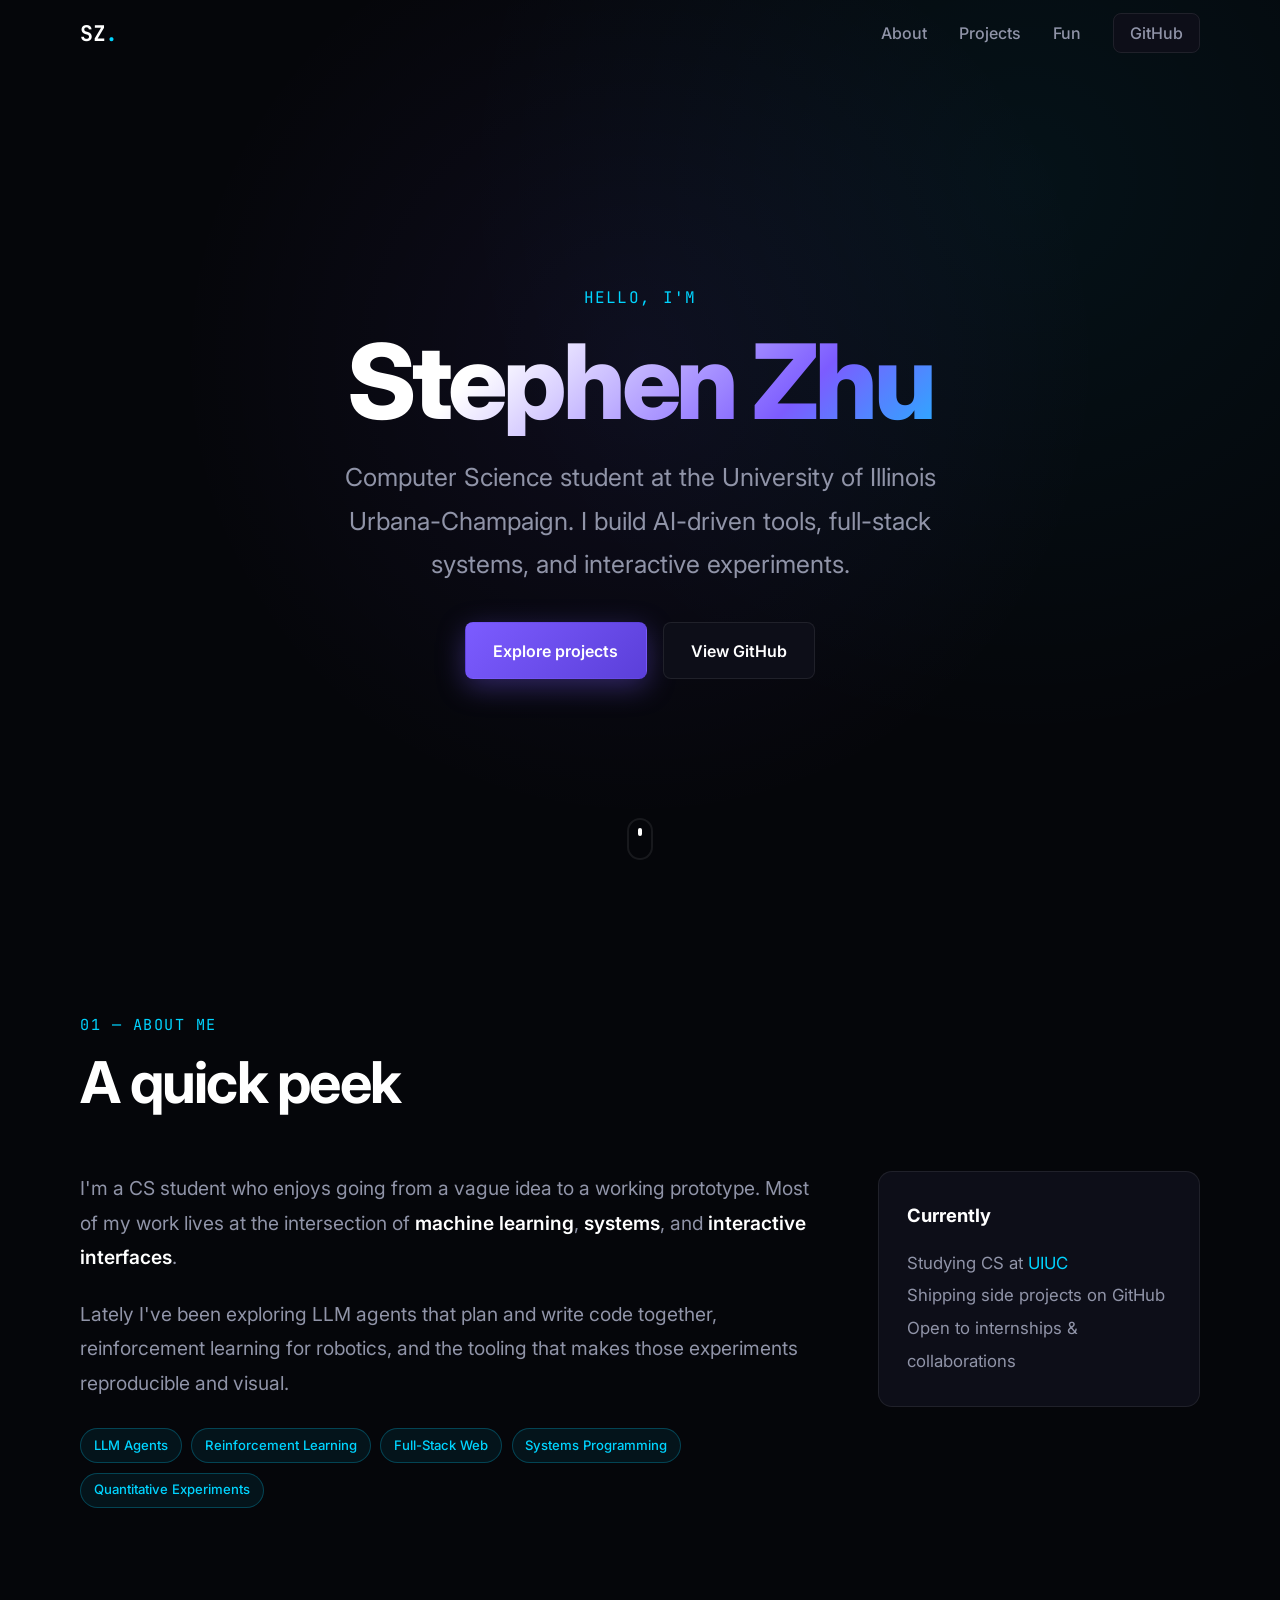
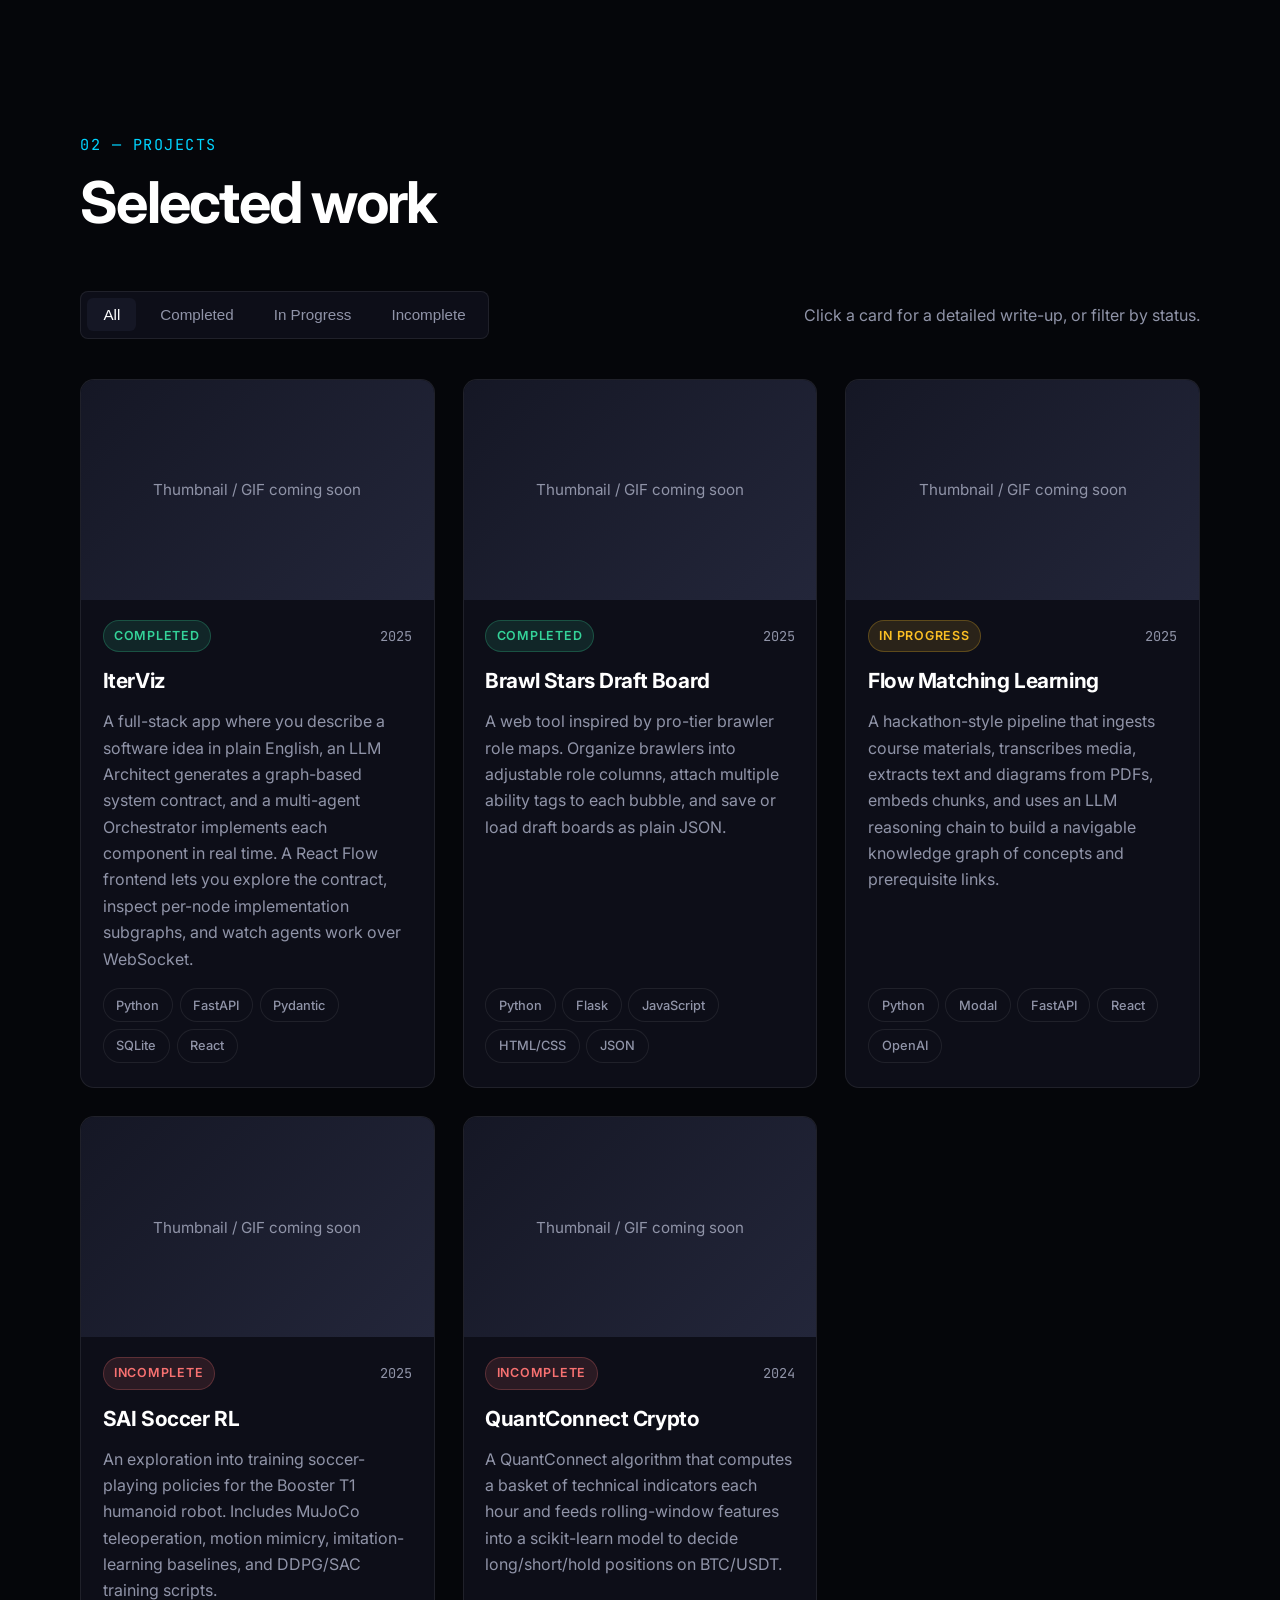
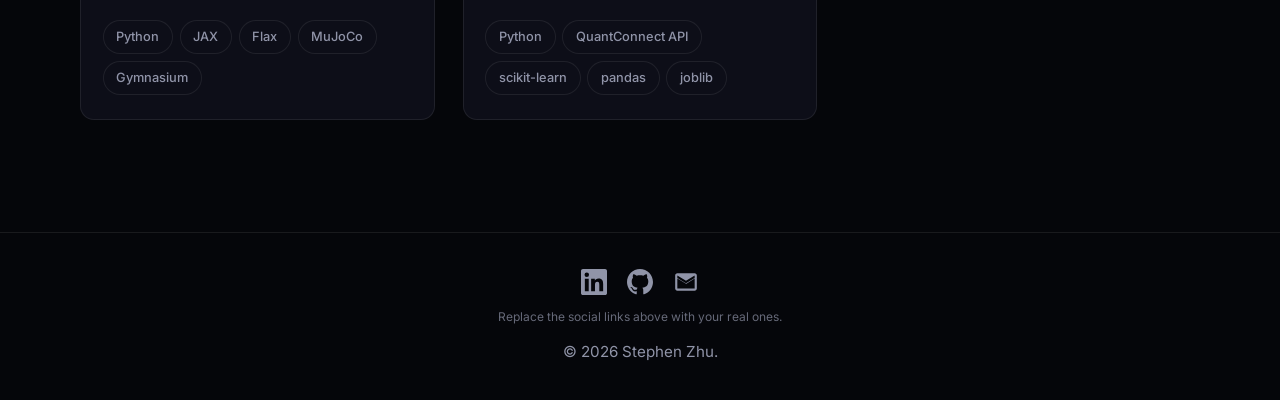
<file: index.html>
<!DOCTYPE html>
<html lang="en">
<head>
  <meta charset="UTF-8" />
  <meta name="viewport" content="width=device-width, initial-scale=1.0" />
  <meta name="description" content="Stephen Zhu's personal website and project portfolio." />
  <title>Stephen Zhu</title>
  <link rel="preconnect" href="https://fonts.googleapis.com" />
  <link rel="preconnect" href="https://fonts.gstatic.com" crossorigin />
  <link href="https://fonts.googleapis.com/css2?family=Inter:wght@300;400;500;600;700;800&family=JetBrains+Mono:wght@400;500&display=swap" rel="stylesheet" />
  <link rel="stylesheet" href="css/styles.css?v=2" />
  <link rel="stylesheet" href="css/theme.css?v=2" />
</head>
<body class="theme-constellations">
  <header class="site-header" id="top">
    <nav class="nav container">
      <a class="nav__logo" href="#top">SZ</a>
      <button class="nav__toggle" aria-label="Toggle menu" aria-expanded="false">
        <span></span><span></span><span></span>
      </button>
      <ul class="nav__links">
        <li><a href="#about">About</a></li>
        <li><a href="#projects">Projects</a></li>
        <li><a href="fun.html">Fun</a></li>
        <li><a class="nav__cta" href="https://github.com/Ezimakyu" target="_blank" rel="noopener">GitHub</a></li>
      </ul>
    </nav>
  </header>

  <main>
    <section class="hero" id="hero">
      <div class="container hero__content">
        <p class="hero__eyebrow">Hello, I'm</p>
        <h1 class="hero__title">Stephen Zhu</h1>
        <p class="hero__subtitle">
          Computer Science student at the University of Illinois Urbana-Champaign.
          I build AI-driven tools, full-stack systems, and interactive experiments.
        </p>
        <div class="hero__actions">
          <a class="btn btn--primary" href="#projects">Explore projects</a>
          <a class="btn btn--ghost" href="https://github.com/Ezimakyu" target="_blank" rel="noopener">View GitHub</a>
        </div>
      </div>
      <a class="hero__scroll" href="#about" aria-label="Scroll to about section">
        <span></span>
      </a>
    </section>

    <section class="section about" id="about">
      <div class="container">
        <div class="section__header">
          <span class="section__eyebrow">01 — About Me</span>
          <h2 class="section__title">A quick peek</h2>
        </div>
        <div class="about__grid">
          <div class="about__text">
            <p>
              I'm a CS student who enjoys going from a vague idea to a working prototype.
              Most of my work lives at the intersection of <strong>machine learning</strong>,
              <strong>systems</strong>, and <strong>interactive interfaces</strong>.
            </p>
            <p>
              Lately I've been exploring LLM agents that plan and write code together,
              reinforcement learning for robotics, and the tooling that makes those
              experiments reproducible and visual.
            </p>
            <div class="about__tags">
              <span class="tag tag--skill">LLM Agents</span>
              <span class="tag tag--skill">Reinforcement Learning</span>
              <span class="tag tag--skill">Full-Stack Web</span>
              <span class="tag tag--skill">Systems Programming</span>
              <span class="tag tag--skill">Quantitative Experiments</span>
            </div>
          </div>
          <div class="about__card">
            <h3>Currently</h3>
            <ul class="about__list">
              <li>Studying CS at <a href="https://illinois.edu" target="_blank" rel="noopener">UIUC</a></li>
              <li>Shipping side projects on GitHub</li>
              <li>Open to internships &amp; collaborations</li>
            </ul>
          </div>
        </div>
      </div>
    </section>

    <section class="section projects" id="projects">
      <div class="container">
        <div class="section__header">
          <span class="section__eyebrow">02 — Projects</span>
          <h2 class="section__title">Selected work</h2>
        </div>

        <div class="projects__controls">
          <div class="filter" role="tablist" aria-label="Project filters">
            <button class="filter__btn is-active" data-filter="all" role="tab" aria-selected="true">All</button>
            <button class="filter__btn" data-filter="Completed" role="tab" aria-selected="false">Completed</button>
            <button class="filter__btn" data-filter="In progress" role="tab" aria-selected="false">In Progress</button>
            <button class="filter__btn" data-filter="Incomplete" role="tab" aria-selected="false">Incomplete</button>
          </div>
          <p class="projects__note">
            Click a card for a detailed write-up, or filter by status.
          </p>
        </div>

        <div class="projects__grid" id="projects-grid">
          <!-- Cards injected by main.js -->
        </div>
      </div>
    </section>
  </main>

  <footer class="site-footer">
    <div class="container">
      <div class="social" aria-label="Social links">
        <a href="https://www.linkedin.com/in/yourusername" target="_blank" rel="noopener" aria-label="LinkedIn">
          <svg viewBox="0 0 24 24" aria-hidden="true"><path d="M20.447 20.452h-3.554v-5.569c0-1.328-.027-3.037-1.852-3.037-1.853 0-2.136 1.445-2.136 2.939v5.667H9.351V9h3.414v1.561h.046c.477-.9 1.637-1.85 3.37-1.85 3.598 0 4.261 2.368 4.261 5.455v6.286zM5.337 7.433a2.062 2.062 0 01-2.063-2.065 2.064 2.064 0 112.063 2.065zm1.782 13.019H3.555V9h3.564v11.452zM22.225 0H1.771C.792 0 0 .774 0 1.729v20.542C0 23.227.792 24 1.771 24h20.451C23.2 24 24 23.227 24 22.271V1.729C24 .774 23.2 0 22.222 0h.003z"/></svg>
        </a>
        <a href="https://github.com/yourusername" target="_blank" rel="noopener" aria-label="GitHub">
          <svg viewBox="0 0 24 24" aria-hidden="true"><path d="M12 0C5.374 0 0 5.373 0 12c0 5.302 3.438 9.8 8.207 11.387.599.111.793-.261.793-.577v-2.234c-3.338.726-4.033-1.416-4.033-1.416-.546-1.387-1.333-1.756-1.333-1.756-1.089-.745.083-.729.083-.729 1.205.084 1.839 1.237 1.839 1.237 1.07 1.834 2.807 1.304 3.492.997.107-.775.418-1.305.762-1.604-2.665-.305-5.467-1.334-5.467-5.931 0-1.311.469-2.381 1.236-3.221-.124-.303-.535-1.524.117-3.176 0 0 1.008-.322 3.301 1.23.957-.266 1.983-.399 3.003-.404 1.02.005 2.047.138 3.006.404 2.291-1.552 3.297-1.23 3.297-1.23.653 1.653.242 2.874.118 3.176.77.84 1.235 1.911 1.235 3.221 0 4.609-2.807 5.624-5.479 5.921.43.372.823 1.102.823 2.222v3.293c0 .319.192.694.801.576C20.565 21.795 24 17.298 24 12c0-6.627-5.373-12-12-12z"/></svg>
        </a>
        <a href="mailto:your.email@example.com" aria-label="Email">
          <svg viewBox="0 0 24 24" aria-hidden="true"><path d="M20 4H4c-1.1 0-2 .9-2 2v12c0 1.1.9 2 2 2h16c1.1 0 2-.9 2-2V6c0-1.1-.9-2-2-2zm0 4.236l-8 4.882-8-4.882V6l8 4.882L20 6v2.236zM4 18V8.7l7.672 4.68a1 1 0 001.04 0L20 8.7V18H4z"/></svg>
        </a>
      </div>
      <p class="footer__note">Replace the social links above with your real ones.</p>
      <p>&copy; <span id="year"></span> Stephen Zhu.</p>
    </div>
  </footer>

  <script src="js/projects-data.js?v=2"></script>
  <script src="js/main.js?v=2"></script>
</body>
</html>
</file>
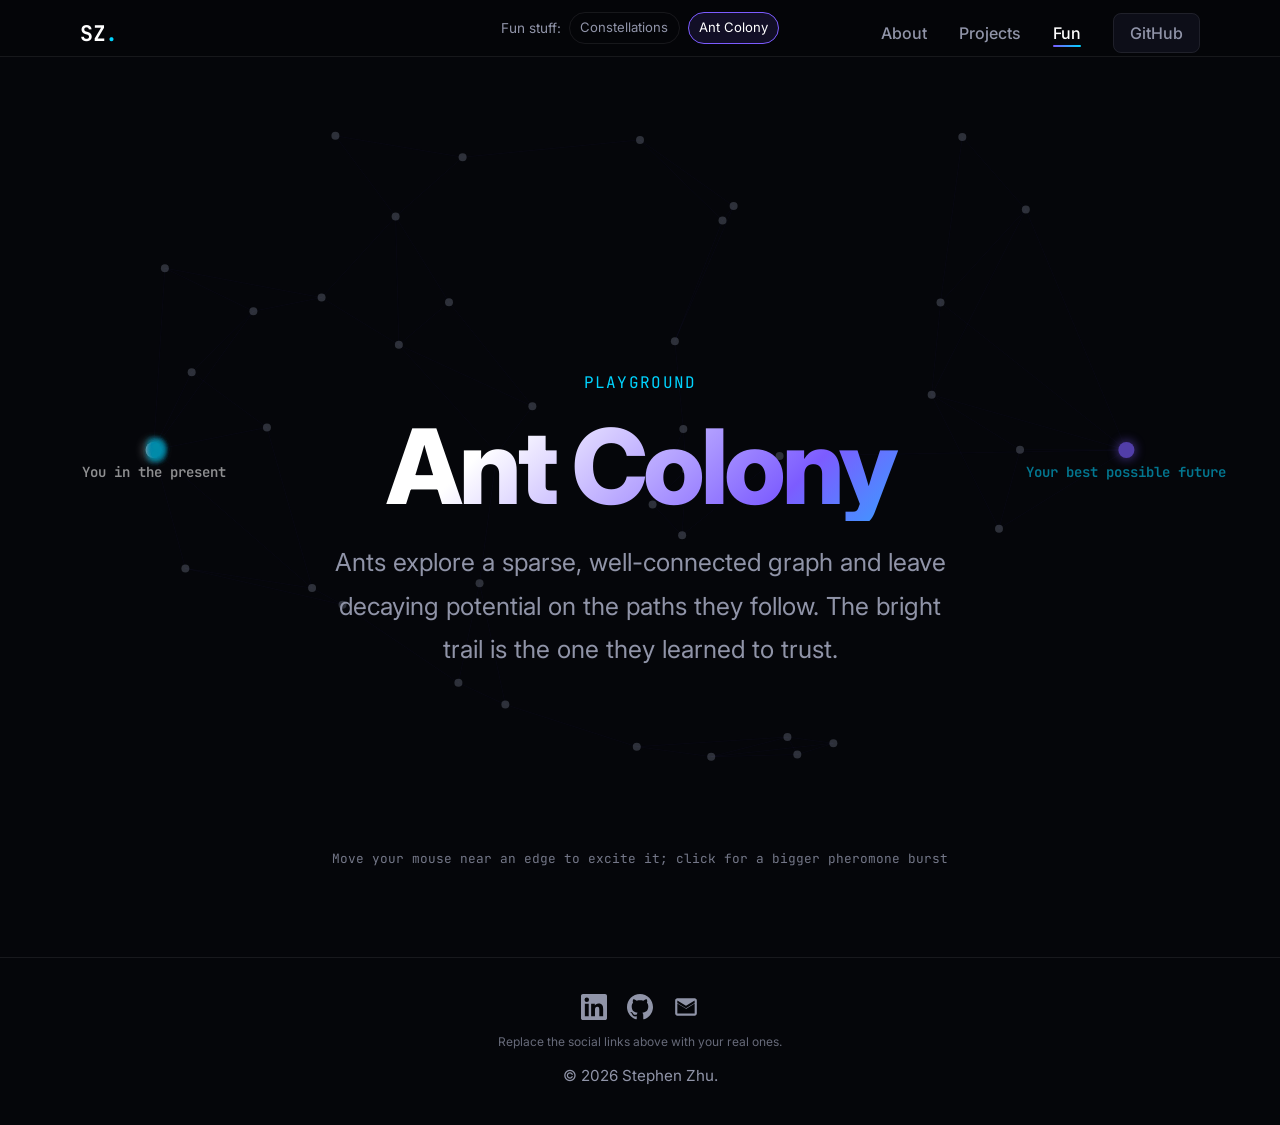
<file: fun-ants.html>
<!DOCTYPE html>
<html lang="en">
<head>
  <meta charset="UTF-8" />
  <meta name="viewport" content="width=device-width, initial-scale=1.0" />
  <meta name="description" content="Ant colony on an expander graph — Stephen Zhu's playground." />
  <title>Ant Colony — Fun</title>
  <link rel="preconnect" href="https://fonts.googleapis.com" />
  <link rel="preconnect" href="https://fonts.gstatic.com" crossorigin />
  <link href="https://fonts.googleapis.com/css2?family=Inter:wght@300;400;500;600;700;800&family=JetBrains+Mono:wght@400;500&display=swap" rel="stylesheet" />
  <link rel="stylesheet" href="css/styles.css?v=2" />
  <link rel="stylesheet" href="css/theme.css?v=2" />
</head>
<body class="theme-constellations">
  <canvas id="demo-canvas" class="demo-canvas" aria-hidden="true"></canvas>

  <header class="site-header" id="top">
    <nav class="nav container">
      <a class="nav__logo" href="index.html#top">SZ</a>
      <button class="nav__toggle" aria-label="Toggle menu" aria-expanded="false">
        <span></span><span></span><span></span>
      </button>
      <ul class="nav__links">
        <li><a href="index.html#about">About</a></li>
        <li><a href="index.html#projects">Projects</a></li>
        <li><a class="is-active" href="fun.html">Fun</a></li>
        <li><a class="nav__cta" href="https://github.com/Ezimakyu" target="_blank" rel="noopener">GitHub</a></li>
      </ul>
    </nav>
  </header>

  <div class="fun-banner">
    <div class="container">
      <p>Fun stuff:
        <a href="fun-constellations.html">Constellations</a>
        <a href="fun-ants.html" class="is-active">Ant Colony</a>
      </p>
    </div>
  </div>

  <main>
    <section class="demo-section" id="demo">
      <div class="container demo-section__content">
        <p class="hero__eyebrow">Playground</p>
        <h1 class="hero__title">Ant Colony</h1>
        <p class="hero__subtitle">
          Ants explore a sparse, well-connected graph and leave decaying potential on the paths they follow.
          The bright trail is the one they learned to trust.
        </p>
      </div>
      <p class="demo-hint">Move your mouse near an edge to excite it; click for a bigger pheromone burst</p>
    </section>
  </main>

  <footer class="site-footer">
    <div class="container">
      <div class="social" aria-label="Social links">
        <a href="https://www.linkedin.com/in/yourusername" target="_blank" rel="noopener" aria-label="LinkedIn">
          <svg viewBox="0 0 24 24" aria-hidden="true"><path d="M20.447 20.452h-3.554v-5.569c0-1.328-.027-3.037-1.852-3.037-1.853 0-2.136 1.445-2.136 2.939v5.667H9.351V9h3.414v1.561h.046c.477-.9 1.637-1.85 3.37-1.85 3.598 0 4.261 2.368 4.261 5.455v6.286zM5.337 7.433a2.062 2.062 0 01-2.063-2.065 2.064 2.064 0 112.063 2.065zm1.782 13.019H3.555V9h3.564v11.452zM22.225 0H1.771C.792 0 0 .774 0 1.729v20.542C0 23.227.792 24 1.771 24h20.451C23.2 24 24 23.227 24 22.271V1.729C24 .774 23.2 0 22.222 0h.003z"/></svg>
        </a>
        <a href="https://github.com/yourusername" target="_blank" rel="noopener" aria-label="GitHub">
          <svg viewBox="0 0 24 24" aria-hidden="true"><path d="M12 0C5.374 0 0 5.373 0 12c0 5.302 3.438 9.8 8.207 11.387.599.111.793-.261.793-.577v-2.234c-3.338.726-4.033-1.416-4.033-1.416-.546-1.387-1.333-1.756-1.333-1.756-1.089-.745.083-.729.083-.729 1.205.084 1.839 1.237 1.839 1.237 1.07 1.834 2.807 1.304 3.492.997.107-.775.418-1.305.762-1.604-2.665-.305-5.467-1.334-5.467-5.931 0-1.311.469-2.381 1.236-3.221-.124-.303-.535-1.524.117-3.176 0 0 1.008-.322 3.301 1.23.957-.266 1.983-.399 3.003-.404 1.02.005 2.047.138 3.006.404 2.291-1.552 3.297-1.23 3.297-1.23.653 1.653.242 2.874.118 3.176.77.84 1.235 1.911 1.235 3.221 0 4.609-2.807 5.624-5.479 5.921.43.372.823 1.102.823 2.222v3.293c0 .319.192.694.801.576C20.565 21.795 24 17.298 24 12c0-6.627-5.373-12-12-12z"/></svg>
        </a>
        <a href="mailto:your.email@example.com" aria-label="Email">
          <svg viewBox="0 0 24 24" aria-hidden="true"><path d="M20 4H4c-1.1 0-2 .9-2 2v12c0 1.1.9 2 2 2h16c1.1 0 2-.9 2-2V6c0-1.1-.9-2-2-2zm0 4.236l-8 4.882-8-4.882V6l8 4.882L20 6v2.236zM4 18V8.7l7.672 4.68a1 1 0 001.04 0L20 8.7V18H4z"/></svg>
        </a>
      </div>
      <p class="footer__note">Replace the social links above with your real ones.</p>
      <p>&copy; <span id="year"></span> Stephen Zhu.</p>
    </div>
  </footer>

  <script src="js/projects-data.js?v=2"></script>
  <script src="js/main.js?v=2"></script>
  <script src="js/fun-ants.js?v=2" defer></script>
</body>
</html>
</file>
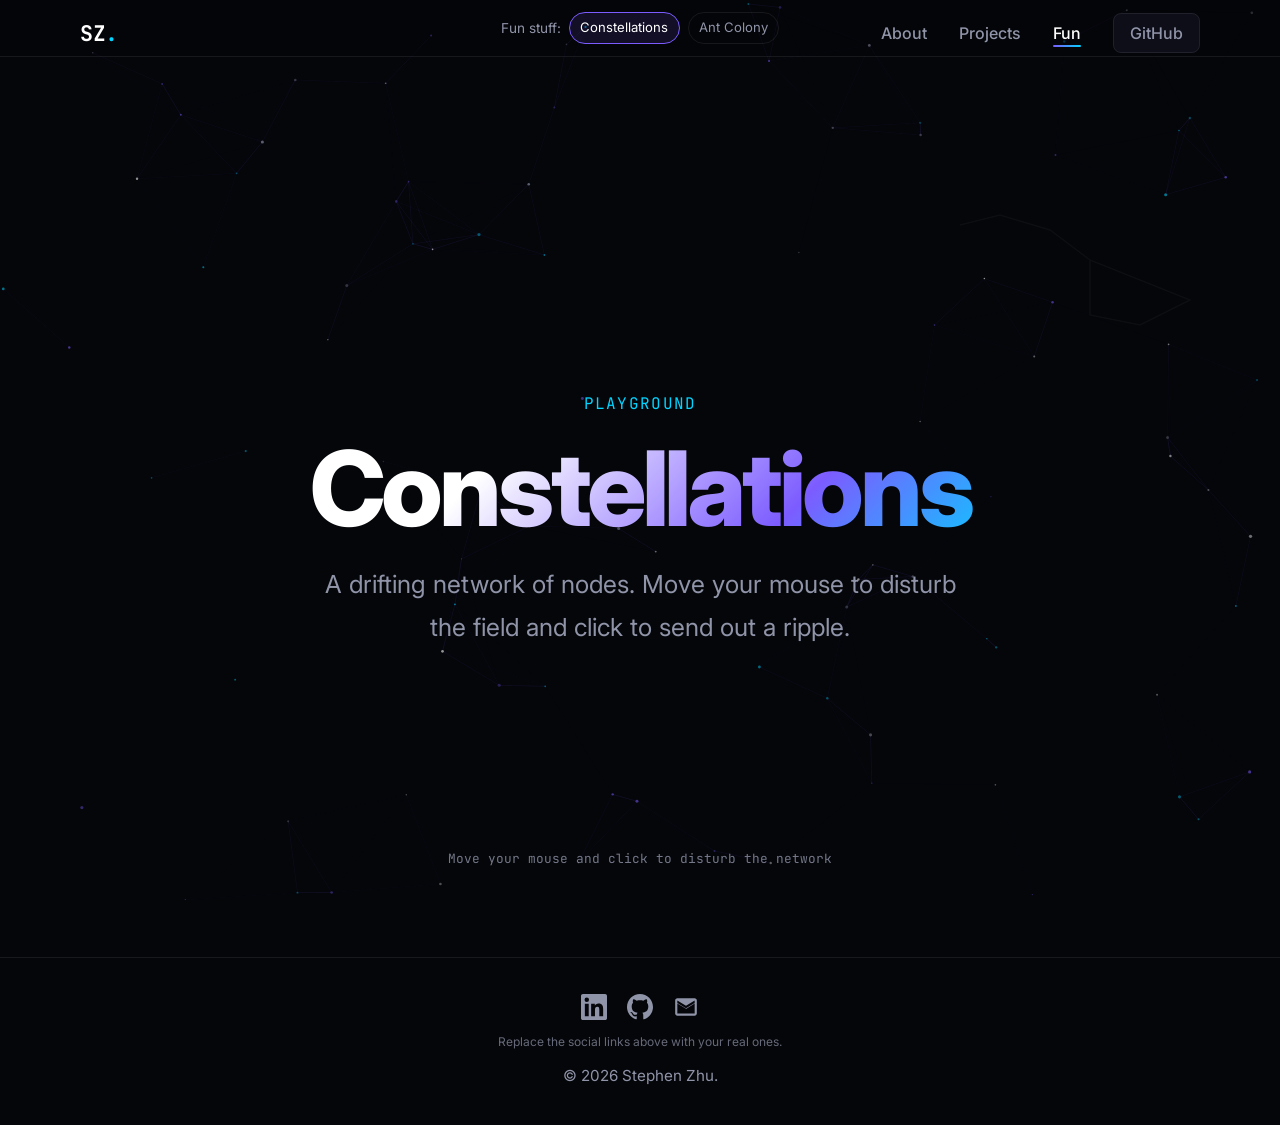
<file: fun-constellations.html>
<!DOCTYPE html>
<html lang="en">
<head>
  <meta charset="UTF-8" />
  <meta name="viewport" content="width=device-width, initial-scale=1.0" />
  <meta name="description" content="Interactive constellations — Stephen Zhu's playground." />
  <title>Constellations — Fun</title>
  <link rel="preconnect" href="https://fonts.googleapis.com" />
  <link rel="preconnect" href="https://fonts.gstatic.com" crossorigin />
  <link href="https://fonts.googleapis.com/css2?family=Inter:wght@300;400;500;600;700;800&family=JetBrains+Mono:wght@400;500&display=swap" rel="stylesheet" />
  <link rel="stylesheet" href="css/styles.css?v=2" />
  <link rel="stylesheet" href="css/theme.css?v=2" />
</head>
<body class="theme-constellations">
  <canvas id="demo-canvas" class="demo-canvas" aria-hidden="true"></canvas>

  <header class="site-header" id="top">
    <nav class="nav container">
      <a class="nav__logo" href="index.html#top">SZ</a>
      <button class="nav__toggle" aria-label="Toggle menu" aria-expanded="false">
        <span></span><span></span><span></span>
      </button>
      <ul class="nav__links">
        <li><a href="index.html#about">About</a></li>
        <li><a href="index.html#projects">Projects</a></li>
        <li><a class="is-active" href="fun.html">Fun</a></li>
        <li><a class="nav__cta" href="https://github.com/Ezimakyu" target="_blank" rel="noopener">GitHub</a></li>
      </ul>
    </nav>
  </header>

  <div class="fun-banner">
    <div class="container">
      <p>Fun stuff:
        <a href="fun-constellations.html" class="is-active">Constellations</a>
        <a href="fun-ants.html">Ant Colony</a>
      </p>
    </div>
  </div>

  <main>
    <section class="demo-section" id="demo">
      <div class="container demo-section__content">
        <p class="hero__eyebrow">Playground</p>
        <h1 class="hero__title">Constellations</h1>
        <p class="hero__subtitle">
          A drifting network of nodes. Move your mouse to disturb the field and click to send out a ripple.
        </p>
      </div>
      <p class="demo-hint">Move your mouse and click to disturb the network</p>
    </section>
  </main>

  <footer class="site-footer">
    <div class="container">
      <div class="social" aria-label="Social links">
        <a href="https://www.linkedin.com/in/yourusername" target="_blank" rel="noopener" aria-label="LinkedIn">
          <svg viewBox="0 0 24 24" aria-hidden="true"><path d="M20.447 20.452h-3.554v-5.569c0-1.328-.027-3.037-1.852-3.037-1.853 0-2.136 1.445-2.136 2.939v5.667H9.351V9h3.414v1.561h.046c.477-.9 1.637-1.85 3.37-1.85 3.598 0 4.261 2.368 4.261 5.455v6.286zM5.337 7.433a2.062 2.062 0 01-2.063-2.065 2.064 2.064 0 112.063 2.065zm1.782 13.019H3.555V9h3.564v11.452zM22.225 0H1.771C.792 0 0 .774 0 1.729v20.542C0 23.227.792 24 1.771 24h20.451C23.2 24 24 23.227 24 22.271V1.729C24 .774 23.2 0 22.222 0h.003z"/></svg>
        </a>
        <a href="https://github.com/yourusername" target="_blank" rel="noopener" aria-label="GitHub">
          <svg viewBox="0 0 24 24" aria-hidden="true"><path d="M12 0C5.374 0 0 5.373 0 12c0 5.302 3.438 9.8 8.207 11.387.599.111.793-.261.793-.577v-2.234c-3.338.726-4.033-1.416-4.033-1.416-.546-1.387-1.333-1.756-1.333-1.756-1.089-.745.083-.729.083-.729 1.205.084 1.839 1.237 1.839 1.237 1.07 1.834 2.807 1.304 3.492.997.107-.775.418-1.305.762-1.604-2.665-.305-5.467-1.334-5.467-5.931 0-1.311.469-2.381 1.236-3.221-.124-.303-.535-1.524.117-3.176 0 0 1.008-.322 3.301 1.23.957-.266 1.983-.399 3.003-.404 1.02.005 2.047.138 3.006.404 2.291-1.552 3.297-1.23 3.297-1.23.653 1.653.242 2.874.118 3.176.77.84 1.235 1.911 1.235 3.221 0 4.609-2.807 5.624-5.479 5.921.43.372.823 1.102.823 2.222v3.293c0 .319.192.694.801.576C20.565 21.795 24 17.298 24 12c0-6.627-5.373-12-12-12z"/></svg>
        </a>
        <a href="mailto:your.email@example.com" aria-label="Email">
          <svg viewBox="0 0 24 24" aria-hidden="true"><path d="M20 4H4c-1.1 0-2 .9-2 2v12c0 1.1.9 2 2 2h16c1.1 0 2-.9 2-2V6c0-1.1-.9-2-2-2zm0 4.236l-8 4.882-8-4.882V6l8 4.882L20 6v2.236zM4 18V8.7l7.672 4.68a1 1 0 001.04 0L20 8.7V18H4z"/></svg>
        </a>
      </div>
      <p class="footer__note">Replace the social links above with your real ones.</p>
      <p>&copy; <span id="year"></span> Stephen Zhu.</p>
    </div>
  </footer>

  <script src="js/projects-data.js?v=2"></script>
  <script src="js/main.js?v=2"></script>
  <script src="js/fun-constellations.js?v=2" defer></script>
</body>
</html>
</file>
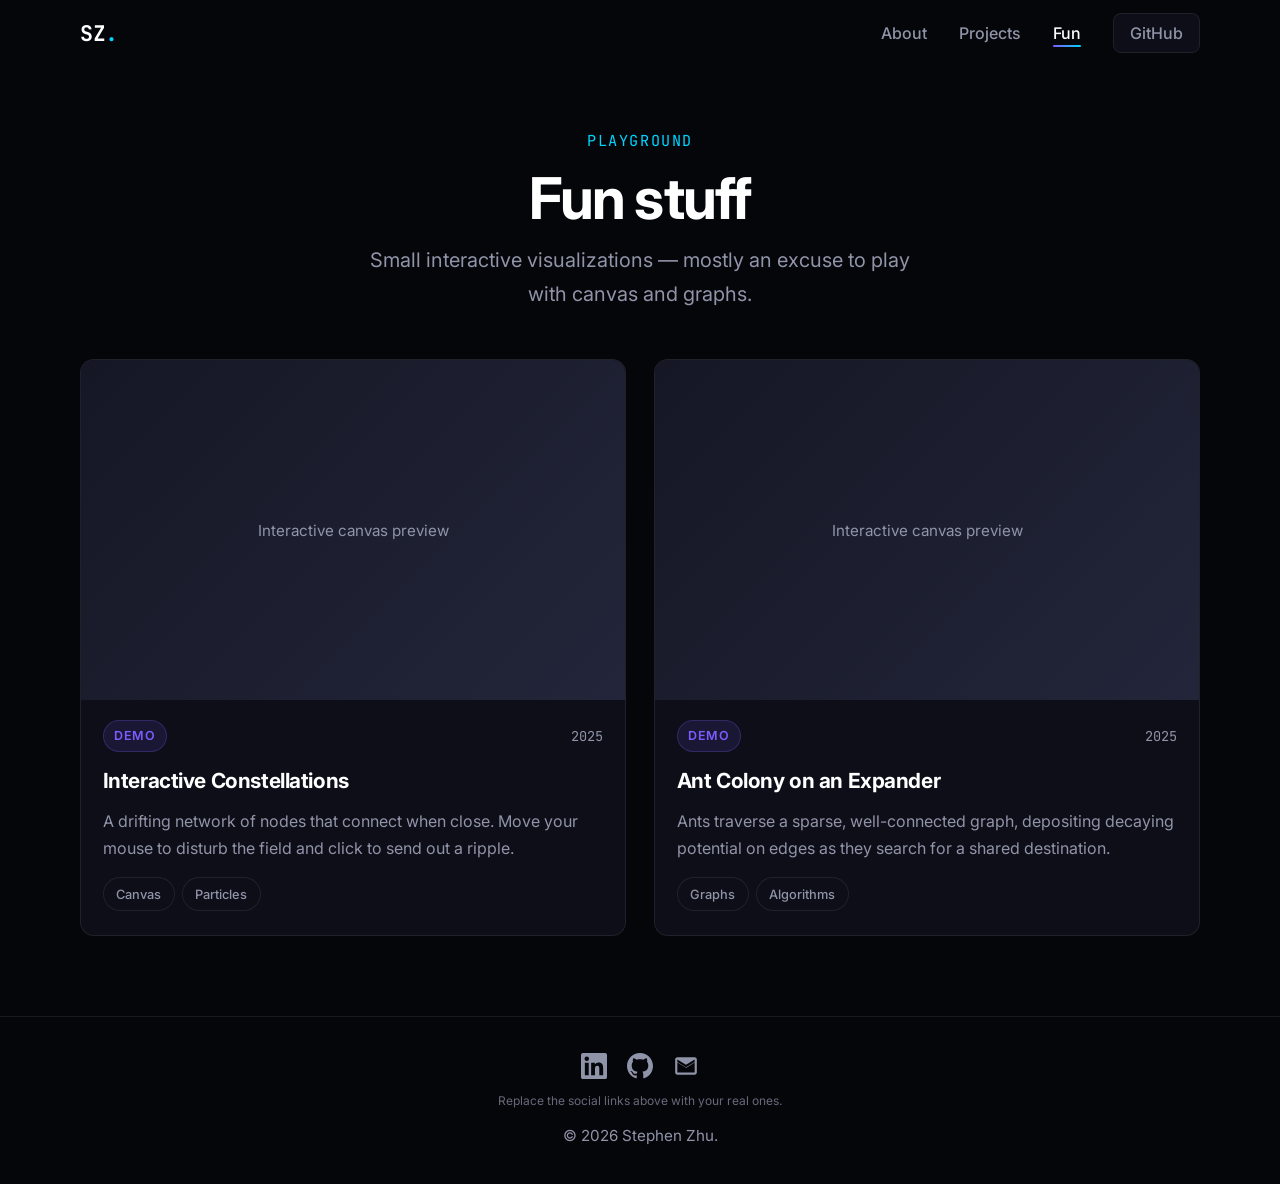
<file: fun.html>
<!DOCTYPE html>
<html lang="en">
<head>
  <meta charset="UTF-8" />
  <meta name="viewport" content="width=device-width, initial-scale=1.0" />
  <meta name="description" content="Fun demos and visualizations — Stephen Zhu's playground." />
  <title>Fun — Stephen Zhu</title>
  <link rel="preconnect" href="https://fonts.googleapis.com" />
  <link rel="preconnect" href="https://fonts.gstatic.com" crossorigin />
  <link href="https://fonts.googleapis.com/css2?family=Inter:wght@300;400;500;600;700;800&family=JetBrains+Mono:wght@400;500&display=swap" rel="stylesheet" />
  <link rel="stylesheet" href="css/styles.css?v=2" />
  <link rel="stylesheet" href="css/theme.css?v=2" />
</head>
<body class="theme-constellations">
  <header class="site-header" id="top">
    <nav class="nav container">
      <a class="nav__logo" href="index.html#top">SZ</a>
      <button class="nav__toggle" aria-label="Toggle menu" aria-expanded="false">
        <span></span><span></span><span></span>
      </button>
      <ul class="nav__links">
        <li><a href="index.html#about">About</a></li>
        <li><a href="index.html#projects">Projects</a></li>
        <li><a class="is-active" href="fun.html">Fun</a></li>
        <li><a class="nav__cta" href="https://github.com/Ezimakyu" target="_blank" rel="noopener">GitHub</a></li>
      </ul>
    </nav>
  </header>

  <main>
    <section class="fun-hub" id="fun">
      <div class="container">
        <div class="fun-hub__title section__header section__header--center">
          <span class="section__eyebrow">Playground</span>
          <h1 class="section__title">Fun stuff</h1>
          <p class="section__subtitle">
            Small interactive visualizations — mostly an excuse to play with canvas and graphs.
          </p>
        </div>

        <div class="fun-hub__grid">
          <a class="project-card" href="fun-constellations.html">
            <div class="project-card__media">
              <span class="project-card__placeholder">Interactive canvas preview</span>
            </div>
            <div class="project-card__body">
              <div class="project-card__top">
                <span class="project-card__status status--Demo">Demo</span>
                <span class="project-card__year">2025</span>
              </div>
              <h3 class="project-card__title">Interactive Constellations</h3>
              <p class="project-card__summary">
                A drifting network of nodes that connect when close. Move your mouse to disturb the field and click to send out a ripple.
              </p>
              <div class="project-card__tags">
                <span class="tag">Canvas</span>
                <span class="tag">Particles</span>
              </div>
            </div>
          </a>

          <a class="project-card" href="fun-ants.html">
            <div class="project-card__media">
              <span class="project-card__placeholder">Interactive canvas preview</span>
            </div>
            <div class="project-card__body">
              <div class="project-card__top">
                <span class="project-card__status status--Demo">Demo</span>
                <span class="project-card__year">2025</span>
              </div>
              <h3 class="project-card__title">Ant Colony on an Expander</h3>
              <p class="project-card__summary">
                Ants traverse a sparse, well-connected graph, depositing decaying potential on edges as they search for a shared destination.
              </p>
              <div class="project-card__tags">
                <span class="tag">Graphs</span>
                <span class="tag">Algorithms</span>
              </div>
            </div>
          </a>
        </div>
      </div>
    </section>
  </main>

  <footer class="site-footer">
    <div class="container">
      <div class="social" aria-label="Social links">
        <a href="https://www.linkedin.com/in/yourusername" target="_blank" rel="noopener" aria-label="LinkedIn">
          <svg viewBox="0 0 24 24" aria-hidden="true"><path d="M20.447 20.452h-3.554v-5.569c0-1.328-.027-3.037-1.852-3.037-1.853 0-2.136 1.445-2.136 2.939v5.667H9.351V9h3.414v1.561h.046c.477-.9 1.637-1.85 3.37-1.85 3.598 0 4.261 2.368 4.261 5.455v6.286zM5.337 7.433a2.062 2.062 0 01-2.063-2.065 2.064 2.064 0 112.063 2.065zm1.782 13.019H3.555V9h3.564v11.452zM22.225 0H1.771C.792 0 0 .774 0 1.729v20.542C0 23.227.792 24 1.771 24h20.451C23.2 24 24 23.227 24 22.271V1.729C24 .774 23.2 0 22.222 0h.003z"/></svg>
        </a>
        <a href="https://github.com/yourusername" target="_blank" rel="noopener" aria-label="GitHub">
          <svg viewBox="0 0 24 24" aria-hidden="true"><path d="M12 0C5.374 0 0 5.373 0 12c0 5.302 3.438 9.8 8.207 11.387.599.111.793-.261.793-.577v-2.234c-3.338.726-4.033-1.416-4.033-1.416-.546-1.387-1.333-1.756-1.333-1.756-1.089-.745.083-.729.083-.729 1.205.084 1.839 1.237 1.839 1.237 1.07 1.834 2.807 1.304 3.492.997.107-.775.418-1.305.762-1.604-2.665-.305-5.467-1.334-5.467-5.931 0-1.311.469-2.381 1.236-3.221-.124-.303-.535-1.524.117-3.176 0 0 1.008-.322 3.301 1.23.957-.266 1.983-.399 3.003-.404 1.02.005 2.047.138 3.006.404 2.291-1.552 3.297-1.23 3.297-1.23.653 1.653.242 2.874.118 3.176.77.84 1.235 1.911 1.235 3.221 0 4.609-2.807 5.624-5.479 5.921.43.372.823 1.102.823 2.222v3.293c0 .319.192.694.801.576C20.565 21.795 24 17.298 24 12c0-6.627-5.373-12-12-12z"/></svg>
        </a>
        <a href="mailto:your.email@example.com" aria-label="Email">
          <svg viewBox="0 0 24 24" aria-hidden="true"><path d="M20 4H4c-1.1 0-2 .9-2 2v12c0 1.1.9 2 2 2h16c1.1 0 2-.9 2-2V6c0-1.1-.9-2-2-2zm0 4.236l-8 4.882-8-4.882V6l8 4.882L20 6v2.236zM4 18V8.7l7.672 4.68a1 1 0 001.04 0L20 8.7V18H4z"/></svg>
        </a>
      </div>
      <p class="footer__note">Replace the social links above with your real ones.</p>
      <p>&copy; <span id="year"></span> Stephen Zhu.</p>
    </div>
  </footer>

  <script src="js/projects-data.js?v=2"></script>
  <script src="js/main.js?v=2"></script>
</body>
</html>
</file>
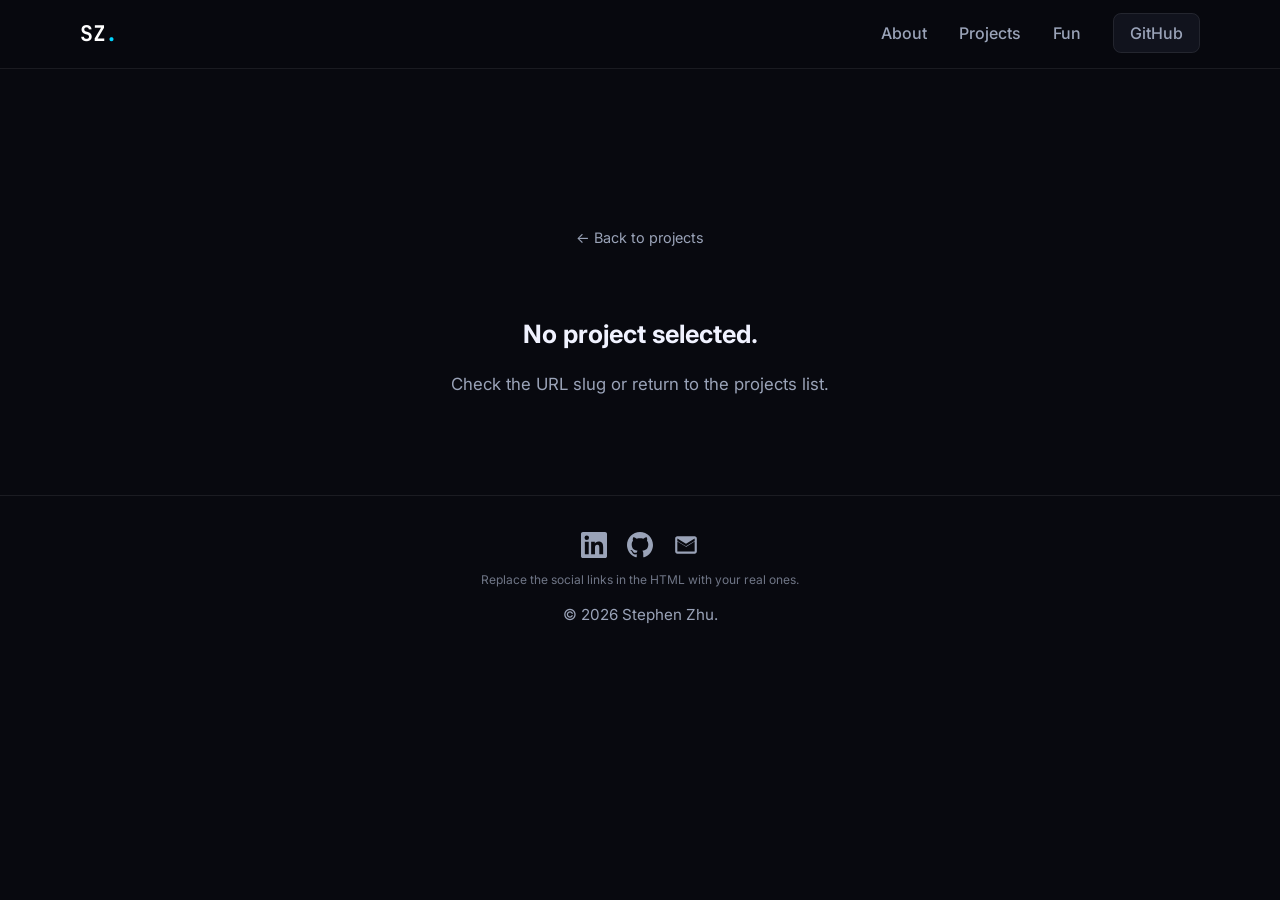
<file: project.html>
<!DOCTYPE html>
<html lang="en">
<head>
  <meta charset="UTF-8" />
  <meta name="viewport" content="width=device-width, initial-scale=1.0" />
  <title>Project — Stephen Zhu</title>
  <link rel="preconnect" href="https://fonts.googleapis.com" />
  <link rel="preconnect" href="https://fonts.gstatic.com" crossorigin />
  <link href="https://fonts.googleapis.com/css2?family=Inter:wght@300;400;500;600;700;800&family=JetBrains+Mono:wght@400;500&display=swap" rel="stylesheet" />
  <link rel="stylesheet" href="css/styles.css?v=2" />
</head>
<body class="page-project">
  <header class="site-header" id="top">
    <nav class="nav container">
      <a class="nav__logo" href="index.html#top">SZ</a>
      <button class="nav__toggle" aria-label="Toggle menu" aria-expanded="false">
        <span></span><span></span><span></span>
      </button>
      <ul class="nav__links">
        <li><a href="index.html#about">About</a></li>
        <li><a href="index.html#projects">Projects</a></li>
        <li><a href="fun.html">Fun</a></li>
        <li><a class="nav__cta" href="https://github.com/Ezimakyu" target="_blank" rel="noopener">GitHub</a></li>
      </ul>
    </nav>
  </header>

  <main>
    <article class="project-detail" id="project-detail">
      <div class="container project-detail__container">
        <a class="project-detail__back" href="index.html#projects">&larr; Back to projects</a>

        <header class="project-detail__header">
          <div class="project-detail__meta">
            <span class="project-detail__status" id="detail-status">Project</span>
            <span class="project-detail__year" id="detail-year"></span>
          </div>
          <h1 class="project-detail__title" id="detail-title">Loading…</h1>
          <p class="project-detail__tagline" id="detail-tagline"></p>
        </header>

        <!-- Thumbnail placeholder / media -->
        <div class="project-detail__media" id="detail-media">
          <div class="project-detail__placeholder">
            <span>Thumbnail / GIF coming soon</span>
          </div>
        </div>

        <div class="project-detail__body">
          <section class="project-detail__section">
            <h2>Overview</h2>
            <div id="detail-summary"></div>
          </section>

          <section class="project-detail__section">
            <h2>What I did</h2>
            <div id="detail-details"></div>
          </section>

          <section class="project-detail__section">
            <h2>Tech stack</h2>
            <ul class="project-detail__tech" id="detail-tech"></ul>
          </section>

          <section class="project-detail__section project-detail__actions">
            <a class="btn btn--primary" id="detail-repo" href="#" target="_blank" rel="noopener">View on GitHub</a>
            <a class="btn btn--ghost" href="index.html#projects">All projects</a>
          </section>
        </div>
      </div>
    </article>
  </main>

  <footer class="site-footer">
    <div class="container">
      <div class="social" aria-label="Social links">
        <a href="https://www.linkedin.com/in/yourusername" target="_blank" rel="noopener" aria-label="LinkedIn">
          <svg viewBox="0 0 24 24" aria-hidden="true"><path d="M20.447 20.452h-3.554v-5.569c0-1.328-.027-3.037-1.852-3.037-1.853 0-2.136 1.445-2.136 2.939v5.667H9.351V9h3.414v1.561h.046c.477-.9 1.637-1.85 3.37-1.85 3.598 0 4.261 2.368 4.261 5.455v6.286zM5.337 7.433a2.062 2.062 0 01-2.063-2.065 2.064 2.064 0 112.063 2.065zm1.782 13.019H3.555V9h3.564v11.452zM22.225 0H1.771C.792 0 0 .774 0 1.729v20.542C0 23.227.792 24 1.771 24h20.451C23.2 24 24 23.227 24 22.271V1.729C24 .774 23.2 0 22.222 0h.003z"/></svg>
        </a>
        <a href="https://github.com/yourusername" target="_blank" rel="noopener" aria-label="GitHub">
          <svg viewBox="0 0 24 24" aria-hidden="true"><path d="M12 0C5.374 0 0 5.373 0 12c0 5.302 3.438 9.8 8.207 11.387.599.111.793-.261.793-.577v-2.234c-3.338.726-4.033-1.416-4.033-1.416-.546-1.387-1.333-1.756-1.333-1.756-1.089-.745.083-.729.083-.729 1.205.084 1.839 1.237 1.839 1.237 1.07 1.834 2.807 1.304 3.492.997.107-.775.418-1.305.762-1.604-2.665-.305-5.467-1.334-5.467-5.931 0-1.311.469-2.381 1.236-3.221-.124-.303-.535-1.524.117-3.176 0 0 1.008-.322 3.301 1.23.957-.266 1.983-.399 3.003-.404 1.02.005 2.047.138 3.006.404 2.291-1.552 3.297-1.23 3.297-1.23.653 1.653.242 2.874.118 3.176.77.84 1.235 1.911 1.235 3.221 0 4.609-2.807 5.624-5.479 5.921.43.372.823 1.102.823 2.222v3.293c0 .319.192.694.801.576C20.565 21.795 24 17.298 24 12c0-6.627-5.373-12-12-12z"/></svg>
        </a>
        <a href="mailto:your.email@example.com" aria-label="Email">
          <svg viewBox="0 0 24 24" aria-hidden="true"><path d="M20 4H4c-1.1 0-2 .9-2 2v12c0 1.1.9 2 2 2h16c1.1 0 2-.9 2-2V6c0-1.1-.9-2-2-2zm0 4.236l-8 4.882-8-4.882V6l8 4.882L20 6v2.236zM4 18V8.7l7.672 4.68a1 1 0 001.04 0L20 8.7V18H4z"/></svg>
        </a>
      </div>
      <p class="footer__note">Replace the social links in the HTML with your real ones.</p>
      <p>&copy; <span id="year"></span> Stephen Zhu.</p>
    </div>
  </footer>

  <script>
    const toggle = document.querySelector('.nav__toggle');
    const links = document.querySelector('.nav__links');
    toggle.addEventListener('click', () => {
      const expanded = toggle.getAttribute('aria-expanded') === 'true';
      toggle.setAttribute('aria-expanded', String(!expanded));
      links.classList.toggle('is-open');
    });
    links.querySelectorAll('a').forEach((a) => a.addEventListener('click', () => {
      toggle.setAttribute('aria-expanded', 'false');
      links.classList.remove('is-open');
    }));
  </script>
  <script src="js/projects-data.js?v=2"></script>
  <script src="js/project.js?v=2"></script>
</body>
</html>
</file>
<file: css/styles.css>
/* ============================================
   Personal portfolio styles
   ============================================ */

:root {
  --bg: #08090f;
  --surface: #11131d;
  --surface-2: #191c2b;
  --surface-3: #23263a;
  --text: #f0f2ff;
  --heading: #ffffff;
  --muted: #9aa3b8;
  --border: rgba(255, 255, 255, 0.08);
  --accent: #7c5cff;
  --accent-2: #00d4ff;
  --accent-glow: rgba(124, 92, 255, 0.35);
  --success: #34d399;
  --warning: #fbbf24;
  --danger: #f87171;
  --radius-sm: 8px;
  --radius-md: 14px;
  --radius-lg: 22px;
  --shadow: 0 20px 60px rgba(0, 0, 0, 0.35);
  --transition: 0.25s cubic-bezier(0.2, 0.8, 0.2, 1);
  --max-width: 1120px;
}

* {
  box-sizing: border-box;
  margin: 0;
  padding: 0;
}

html {
  scroll-behavior: smooth;
}

body {
  font-family: 'Inter', system-ui, -apple-system, BlinkMacSystemFont, 'Segoe UI', sans-serif;
  background: var(--bg);
  color: var(--text);
  font-size: 1.05rem;
  line-height: 1.65;
  overflow-x: hidden;
  -webkit-font-smoothing: antialiased;
}

a {
  color: inherit;
  text-decoration: none;
}

img {
  max-width: 100%;
  display: block;
}

.container {
  width: min(92%, var(--max-width));
  margin: 0 auto;
}

/* ============================================
   Animated canvas background (hero only)
   ============================================ */
.hero-canvas {
  position: fixed;
  inset: 0;
  width: 100%;
  height: 100%;
  z-index: -1;
  pointer-events: none;
  opacity: 0.55;
}

/* ============================================
   Navigation
   ============================================ */
.site-header {
  position: fixed;
  top: 0;
  left: 0;
  right: 0;
  z-index: 100;
  padding: 1rem 0;
  transition: background var(--transition), backdrop-filter var(--transition), box-shadow var(--transition);
}

.site-header.is-scrolled {
  background: rgba(8, 9, 15, 0.75);
  backdrop-filter: blur(14px);
  border-bottom: 1px solid var(--border);
}

.nav {
  display: flex;
  align-items: center;
  justify-content: space-between;
}

.nav__logo {
  font-family: 'JetBrains Mono', monospace;
  font-weight: 700;
  font-size: 1.35rem;
  color: var(--heading);
  letter-spacing: -0.02em;
}

.nav__logo::after {
  content: '.';
  color: var(--accent-2);
}

.nav__links {
  display: flex;
  align-items: center;
  gap: 2rem;
  list-style: none;
}

.nav__links a {
  font-size: 1rem;
  font-weight: 500;
  color: var(--muted);
  transition: color var(--transition);
  position: relative;
}

.nav__links a::after {
  content: '';
  position: absolute;
  left: 0;
  bottom: -4px;
  width: 0;
  height: 2px;
  background: linear-gradient(90deg, var(--accent), var(--accent-2));
  transition: width var(--transition);
  border-radius: 2px;
}

.nav__links a:hover {
  color: var(--heading);
}

.nav__links a:hover::after {
  width: 100%;
}

.nav__cta {
  padding: 0.55rem 1rem;
  border: 1px solid var(--border);
  border-radius: var(--radius-sm);
  background: var(--surface);
  transition: background var(--transition), border-color var(--transition), color var(--transition);
}

.nav__cta:hover {
  background: var(--surface-2);
  border-color: var(--accent);
  color: var(--heading);
}

.nav__toggle {
  display: none;
  background: none;
  border: none;
  cursor: pointer;
  width: 28px;
  height: 20px;
  position: relative;
}

.nav__toggle span {
  display: block;
  position: absolute;
  left: 0;
  width: 100%;
  height: 2px;
  background: var(--heading);
  border-radius: 2px;
  transition: transform var(--transition), opacity var(--transition);
}

.nav__toggle span:nth-child(1) { top: 0; }
.nav__toggle span:nth-child(2) { top: 50%; transform: translateY(-50%); }
.nav__toggle span:nth-child(3) { bottom: 0; }

.nav__toggle[aria-expanded="true"] span:nth-child(1) {
  top: 50%;
  transform: translateY(-50%) rotate(45deg);
}

.nav__toggle[aria-expanded="true"] span:nth-child(2) {
  opacity: 0;
}

.nav__toggle[aria-expanded="true"] span:nth-child(3) {
  bottom: 50%;
  transform: translateY(50%) rotate(-45deg);
}

/* ============================================
   Hero
   ============================================ */
.hero {
  min-height: 100vh;
  display: flex;
  align-items: center;
  justify-content: center;
  position: relative;
  padding: 8rem 0 4rem;
  text-align: center;
}

.hero__content {
  max-width: 760px;
}

.hero__eyebrow {
  font-family: 'JetBrains Mono', monospace;
  font-size: 1rem;
  color: var(--accent-2);
  margin-bottom: 1rem;
  letter-spacing: 0.08em;
  text-transform: uppercase;
}

.hero__title {
  font-size: clamp(3rem, 9vw, 6.5rem);
  font-weight: 800;
  line-height: 1.05;
  letter-spacing: -0.04em;
  color: var(--heading);
  margin-bottom: 1.25rem;
  background: linear-gradient(135deg, var(--heading) 30%, var(--accent) 70%, var(--accent-2));
  -webkit-background-clip: text;
  -webkit-text-fill-color: transparent;
  background-clip: text;
}

.hero__subtitle {
  font-size: clamp(1.15rem, 2.4vw, 1.55rem);
  color: var(--muted);
  max-width: 640px;
  margin: 0 auto 2.25rem;
  line-height: 1.75;
}

.hero__actions {
  display: flex;
  flex-wrap: wrap;
  gap: 1rem;
  justify-content: center;
}

.btn {
  display: inline-flex;
  align-items: center;
  justify-content: center;
  gap: 0.5rem;
  padding: 0.9rem 1.7rem;
  font-size: 1rem;
  font-weight: 600;
  border-radius: var(--radius-sm);
  border: 1px solid transparent;
  transition: transform var(--transition), box-shadow var(--transition), background var(--transition), border-color var(--transition);
  cursor: pointer;
}

.btn:hover {
  transform: translateY(-2px);
}

.btn--primary {
  background: linear-gradient(135deg, var(--accent), #5b3fd9);
  color: #fff;
  box-shadow: 0 8px 28px var(--accent-glow);
}

.btn--primary:hover {
  box-shadow: 0 12px 38px var(--accent-glow);
}

.btn--ghost {
  background: var(--surface);
  color: var(--heading);
  border-color: var(--border);
}

.btn--ghost:hover {
  background: var(--surface-2);
  border-color: var(--accent);
}

.hero__scroll {
  position: absolute;
  bottom: 2.5rem;
  left: 50%;
  transform: translateX(-50%);
  width: 26px;
  height: 42px;
  border: 2px solid var(--border);
  border-radius: 14px;
  display: flex;
  justify-content: center;
  padding-top: 8px;
  transition: border-color var(--transition);
}

.hero__scroll:hover {
  border-color: var(--accent);
}

.hero__scroll span {
  width: 4px;
  height: 8px;
  background: var(--heading);
  border-radius: 2px;
  animation: scroll-bounce 1.6s ease-in-out infinite;
}

@keyframes scroll-bounce {
  0%, 100% { transform: translateY(0); opacity: 1; }
  50% { transform: translateY(8px); opacity: 0.4; }
}

/* ============================================
   Sections
   ============================================ */
.section {
  padding: 7rem 0;
}

.section__header {
  margin-bottom: 3.5rem;
}

.section__header--center {
  text-align: center;
}

.section__eyebrow {
  display: block;
  font-family: 'JetBrains Mono', monospace;
  font-size: 0.95rem;
  color: var(--accent-2);
  text-transform: uppercase;
  letter-spacing: 0.1em;
  margin-bottom: 0.75rem;
}

.section__title {
  font-size: clamp(2.4rem, 5.5vw, 3.6rem);
  font-weight: 700;
  color: var(--heading);
  letter-spacing: -0.03em;
  line-height: 1.15;
}

.section__subtitle {
  color: var(--muted);
  max-width: 560px;
  margin: 1rem auto 0;
}

/* ============================================
   About
   ============================================ */
.about__grid {
  display: grid;
  grid-template-columns: 1.4fr 0.6fr;
  gap: 3rem;
  align-items: start;
}

.about__text p {
  color: var(--muted);
  font-size: 1.2rem;
  margin-bottom: 1.35rem;
  line-height: 1.8;
}

.about__text strong {
  color: var(--heading);
  font-weight: 600;
}

.about__tags {
  display: flex;
  flex-wrap: wrap;
  gap: 0.6rem;
  margin-top: 1.75rem;
}

.tag {
  display: inline-flex;
  align-items: center;
  padding: 0.35rem 0.8rem;
  font-size: 0.82rem;
  font-weight: 500;
  border-radius: 999px;
  border: 1px solid var(--border);
  color: var(--muted);
  background: var(--surface);
}

.tag--skill {
  color: var(--accent-2);
  border-color: rgba(0, 212, 255, 0.25);
  background: rgba(0, 212, 255, 0.07);
}

.about__card {
  background: var(--surface);
  border: 1px solid var(--border);
  border-radius: var(--radius-md);
  padding: 1.75rem;
  position: sticky;
  top: 6rem;
}

.about__card h3 {
  font-size: 1.15rem;
  color: var(--heading);
  margin-bottom: 1rem;
}

.about__list {
  list-style: none;
  color: var(--muted);
  font-size: 1.05rem;
  line-height: 1.95;
}

.about__list a {
  color: var(--accent-2);
  border-bottom: 1px solid transparent;
  transition: border-color var(--transition);
}

.about__list a:hover {
  border-color: var(--accent-2);
}

/* ============================================
   Projects
   ============================================ */
.projects__controls {
  display: flex;
  flex-wrap: wrap;
  align-items: center;
  justify-content: space-between;
  gap: 1rem;
  margin-bottom: 2.5rem;
}

.filter {
  display: inline-flex;
  flex-wrap: wrap;
  gap: 0.5rem;
  background: var(--surface);
  border: 1px solid var(--border);
  border-radius: var(--radius-sm);
  padding: 0.4rem;
}

.filter__btn {
  padding: 0.5rem 1rem;
  font-size: 0.95rem;
  font-weight: 500;
  color: var(--muted);
  background: transparent;
  border: none;
  border-radius: 6px;
  cursor: pointer;
  transition: color var(--transition), background var(--transition);
}

.filter__btn:hover {
  color: var(--heading);
}

.filter__btn.is-active {
  background: var(--surface-2);
  color: var(--heading);
}

.projects__note {
  font-size: 1rem;
  color: var(--muted);
}

.projects__grid {
  display: grid;
  grid-template-columns: repeat(3, 1fr);
  gap: 1.75rem;
}

/* Card base */
.project-card {
  display: flex;
  flex-direction: column;
  background: var(--surface);
  border: 1px solid var(--border);
  border-radius: var(--radius-md);
  overflow: hidden;
  transition: transform var(--transition), box-shadow var(--transition), border-color var(--transition);
  text-decoration: none;
  color: inherit;
}

.project-card:hover {
  transform: translateY(-6px) scale(1.01);
  border-color: rgba(124, 92, 255, 0.35);
  box-shadow: 0 24px 50px rgba(0, 0, 0, 0.35), 0 0 0 1px rgba(124, 92, 255, 0.1) inset;
}

.project-card__media {
  aspect-ratio: 16 / 10;
  background: linear-gradient(135deg, var(--surface-2), var(--surface-3));
  display: flex;
  align-items: center;
  justify-content: center;
  position: relative;
  overflow: hidden;
}

.project-card__media img,
.project-card__media video {
  width: 100%;
  height: 100%;
  object-fit: cover;
  transition: transform var(--transition);
}

.project-card:hover .project-card__media img,
.project-card:hover .project-card__media video {
  transform: scale(1.04);
}

.project-card__placeholder {
  color: var(--muted);
  font-size: 0.95rem;
  text-align: center;
  padding: 1rem;
}

.project-card__body {
  padding: 1.25rem 1.35rem 1.5rem;
  display: flex;
  flex-direction: column;
  flex: 1;
}

.project-card__top {
  display: flex;
  align-items: center;
  justify-content: space-between;
  margin-bottom: 0.75rem;
}

.project-card__status {
  font-size: 0.78rem;
  font-weight: 600;
  text-transform: uppercase;
  letter-spacing: 0.06em;
  padding: 0.3rem 0.65rem;
  border-radius: 999px;
}

.status--Completed { background: rgba(52, 211, 153, 0.12); color: var(--success); border: 1px solid rgba(52, 211, 153, 0.25); }
.status--In\ progress { background: rgba(251, 191, 36, 0.12); color: var(--warning); border: 1px solid rgba(251, 191, 36, 0.25); }
.status--Incomplete { background: rgba(248, 113, 113, 0.12); color: var(--danger); border: 1px solid rgba(248, 113, 113, 0.25); }
.status--Demo { background: rgba(124, 92, 255, 0.12); color: var(--accent); border: 1px solid rgba(124, 92, 255, 0.25); }

.project-card__year {
  font-family: 'JetBrains Mono', monospace;
  font-size: 0.85rem;
  color: var(--muted);
}

.project-card__title {
  font-size: 1.3rem;
  font-weight: 700;
  color: var(--heading);
  margin-bottom: 0.6rem;
  letter-spacing: -0.02em;
}

.project-card__summary {
  font-size: 1rem;
  color: var(--muted);
  line-height: 1.65;
  flex: 1;
}

.project-card__tags {
  display: flex;
  flex-wrap: wrap;
  gap: 0.4rem;
  margin-top: 1rem;
}

.project-card__tags .tag {
  font-size: 0.8rem;
}

/* ============================================
   Project detail page
   ============================================ */
.page-project .site-header {
  background: rgba(8, 9, 15, 0.85);
  backdrop-filter: blur(14px);
  border-bottom: 1px solid var(--border);
}

.project-detail {
  padding: 10rem 0 6rem;
}

.project-detail__back {
  display: inline-flex;
  align-items: center;
  color: var(--muted);
  font-size: 0.9rem;
  margin-bottom: 2rem;
  transition: color var(--transition);
}

.project-detail__back:hover {
  color: var(--heading);
}

.project-detail__header {
  margin-bottom: 2.5rem;
}

.project-detail__meta {
  display: flex;
  align-items: center;
  gap: 1rem;
  margin-bottom: 1rem;
}

.project-detail__status {
  font-size: 0.75rem;
  font-weight: 700;
  text-transform: uppercase;
  letter-spacing: 0.06em;
  padding: 0.3rem 0.7rem;
  border-radius: 999px;
}

.project-detail__year {
  font-family: 'JetBrains Mono', monospace;
  color: var(--muted);
  font-size: 0.9rem;
}

.project-detail__title {
  font-size: clamp(2.2rem, 5vw, 3.5rem);
  font-weight: 800;
  color: var(--heading);
  letter-spacing: -0.03em;
  line-height: 1.1;
  margin-bottom: 1rem;
}

.project-detail__tagline {
  font-size: clamp(1.25rem, 2.5vw, 1.55rem);
  color: var(--muted);
  max-width: 720px;
  line-height: 1.65;
}

.project-detail__media {
  width: 100%;
  aspect-ratio: 16 / 9;
  border-radius: var(--radius-lg);
  overflow: hidden;
  background: linear-gradient(135deg, var(--surface-2), var(--surface-3));
  border: 1px solid var(--border);
  margin-bottom: 3rem;
  display: flex;
  align-items: center;
  justify-content: center;
}

.project-detail__media img,
.project-detail__media video {
  width: 100%;
  height: 100%;
  object-fit: cover;
}

.project-detail__placeholder {
  color: var(--muted);
  font-size: 1rem;
  text-align: center;
  padding: 2rem;
}

.project-detail__body {
  max-width: 800px;
}

.project-detail__section {
  margin-bottom: 2.5rem;
}

.project-detail__section h2 {
  font-size: 1.55rem;
  color: var(--heading);
  margin-bottom: 1.15rem;
  font-weight: 700;
}

.project-detail__section p {
  color: var(--muted);
  font-size: 1.1rem;
  margin-bottom: 1.1rem;
  line-height: 1.8;
}

.project-detail__tech {
  display: flex;
  flex-wrap: wrap;
  gap: 0.6rem;
  list-style: none;
}

.project-detail__tech li {
  font-family: 'JetBrains Mono', monospace;
  font-size: 0.92rem;
  padding: 0.4rem 0.85rem;
  background: var(--surface);
  border: 1px solid var(--border);
  border-radius: 6px;
  color: var(--text);
}

.project-detail__actions {
  display: flex;
  flex-wrap: wrap;
  gap: 1rem;
  margin-top: 3rem;
  padding-top: 2rem;
  border-top: 1px solid var(--border);
}

/* ============================================
   Footer
   ============================================ */
.site-footer {
  border-top: 1px solid var(--border);
  padding: 2.25rem 0;
  text-align: center;
  color: var(--muted);
  font-size: 0.95rem;
}

.footer__note {
  font-size: 0.75rem;
  opacity: 0.7;
  margin-bottom: 0.75rem;
}

.social {
  display: inline-flex;
  align-items: center;
  justify-content: center;
  gap: 1.25rem;
  margin-bottom: 0.75rem;
}

.social a {
  display: inline-flex;
  color: var(--muted);
  transition: color var(--transition), transform var(--transition);
}

.social a:hover {
  color: var(--heading);
  transform: translateY(-2px);
}

.social svg {
  width: 26px;
  height: 26px;
  fill: currentColor;
}

/* ============================================
   Utilities & animations
   ============================================ */

/* Status helper classes for injected content */
.status--completed { background: rgba(52, 211, 153, 0.12); color: var(--success); border: 1px solid rgba(52, 211, 153, 0.25); }
.status--in-progress { background: rgba(251, 191, 36, 0.12); color: var(--warning); border: 1px solid rgba(251, 191, 36, 0.25); }
.status--incomplete { background: rgba(248, 113, 113, 0.12); color: var(--danger); border: 1px solid rgba(248, 113, 113, 0.25); }

/* ============================================
   Responsive
   ============================================ */
@media (max-width: 900px) {
  .projects__grid {
    grid-template-columns: repeat(2, 1fr);
  }
  .about__grid {
    grid-template-columns: 1fr;
  }
  .about__card {
    position: static;
  }
}

@media (max-width: 640px) {
  .nav__toggle {
    display: block;
  }
  .nav__links {
    position: fixed;
    top: 0;
    right: 0;
    height: 100vh;
    width: min(70%, 260px);
    flex-direction: column;
    align-items: flex-start;
    justify-content: flex-start;
    gap: 0;
    padding: 5rem 1.5rem 2rem;
    background: rgba(8, 9, 15, 0.96);
    backdrop-filter: blur(16px);
    border-left: 1px solid var(--border);
    transform: translateX(100%);
    transition: transform var(--transition);
  }
  .nav__links.is-open {
    transform: translateX(0);
  }
  .nav__links li {
    width: 100%;
    border-bottom: 1px solid var(--border);
  }
  .nav__links a {
    display: block;
    padding: 1rem 0;
    font-size: 1rem;
  }
  .nav__links a::after {
    display: none;
  }
  .projects__grid {
    grid-template-columns: 1fr;
  }
  .hero {
    padding: 7rem 0 3rem;
  }
  .projects__controls {
    flex-direction: column;
    align-items: flex-start;
  }
}
</file>
<file: css/theme.css>
/* =====================================================
   Constellation theme + fun-page extras
   ===================================================== */

/* ---------- Theme color palette ---------- */
.theme-constellations {
  --bg: #05060a;
  --surface: #0d0e18;
  --surface-2: #151725;
  --accent: #7c5cff;
  --accent-2: #00d4ff;
  --muted: #9094a8;
}

/* ---------- Full-page canvas background ---------- */
.theme-canvas,
.hero-canvas {
  position: fixed;
  inset: 0;
  width: 100%;
  height: 100%;
  z-index: -1;
  pointer-events: none;
  opacity: 0.55;
}

/* ---------- Hero entrance animation ---------- */
.hero__content > * {
  opacity: 0;
  transform: translateY(18px);
  animation: hero-in 0.9s cubic-bezier(0.2, 0.8, 0.2, 1) forwards;
}

.hero__eyebrow  { animation-delay: 0.1s; }
.hero__title    { animation-delay: 0.25s; }
.hero__subtitle { animation-delay: 0.4s; }
.hero__actions  { animation-delay: 0.55s; }

@keyframes hero-in {
  to {
    opacity: 1;
    transform: translateY(0);
  }
}

/* ---------- Constellation theme ---------- */
.theme-constellations .hero {
  background: radial-gradient(circle at 50% 40%, rgba(124, 92, 255, 0.08), transparent 55%),
              radial-gradient(circle at 80% 20%, rgba(0, 212, 255, 0.06), transparent 45%);
}

/* ---------- Active nav link ---------- */
.nav__links a.is-active {
  color: var(--heading);
}

.nav__links a.is-active::after {
  width: 100%;
}

/* ---------- Fun page navigation banner ---------- */
.fun-banner {
  padding: 0.75rem 0;
  text-align: center;
  font-size: 0.85rem;
  color: var(--muted);
  border-bottom: 1px solid var(--border);
  background: rgba(0, 0, 0, 0.15);
  position: relative;
  z-index: 10;
}

.fun-banner p {
  display: flex;
  flex-wrap: wrap;
  align-items: center;
  justify-content: center;
  gap: 0.5rem;
  margin: 0;
}

.fun-banner a {
  display: inline-flex;
  padding: 0.25rem 0.65rem;
  border-radius: 999px;
  border: 1px solid var(--border);
  color: var(--muted);
  font-size: 0.82rem;
  transition: color var(--transition), background var(--transition), border-color var(--transition);
}

.fun-banner a:hover,
.fun-banner a.is-active {
  color: var(--heading);
  background: var(--surface);
  border-color: var(--accent);
}

.fun-banner a.is-active {
  background: rgba(124, 92, 255, 0.12);
}

/* ---------- Fun hub cards ---------- */
.fun-hub {
  padding: 8rem 0 5rem;
  min-height: 70vh;
}

.fun-hub__title {
  text-align: center;
  margin: 0 auto 3rem;
}

.fun-hub__title .section__subtitle {
  color: var(--muted);
  font-size: clamp(1.05rem, 2.2vw, 1.25rem);
  line-height: 1.7;
  max-width: 560px;
  margin: 0.75rem auto 0;
}

.fun-hub__grid {
  display: grid;
  grid-template-columns: repeat(auto-fit, minmax(280px, 1fr));
  gap: 1.75rem;
}

/* ---------- Demo page ---------- */
.demo-canvas {
  position: fixed;
  inset: 0;
  width: 100%;
  height: 100%;
  z-index: -1;
  pointer-events: none;
  opacity: 0.65;
}

.demo-section {
  min-height: 100vh;
  display: flex;
  align-items: center;
  justify-content: center;
  padding: 8rem 0 4rem;
  position: relative;
}

.demo-section__content {
  text-align: center;
  max-width: 760px;
}

.demo-hint {
  position: absolute;
  bottom: 5.5rem;
  left: 50%;
  transform: translateX(-50%);
  font-family: 'JetBrains Mono', monospace;
  font-size: 0.8rem;
  color: var(--muted);
  opacity: 0.8;
  pointer-events: none;
  text-align: center;
  max-width: 80%;
}

/* ---------- Social links in footer ---------- */
.site-footer .social {
  margin-bottom: 0.75rem;
}
</file>
